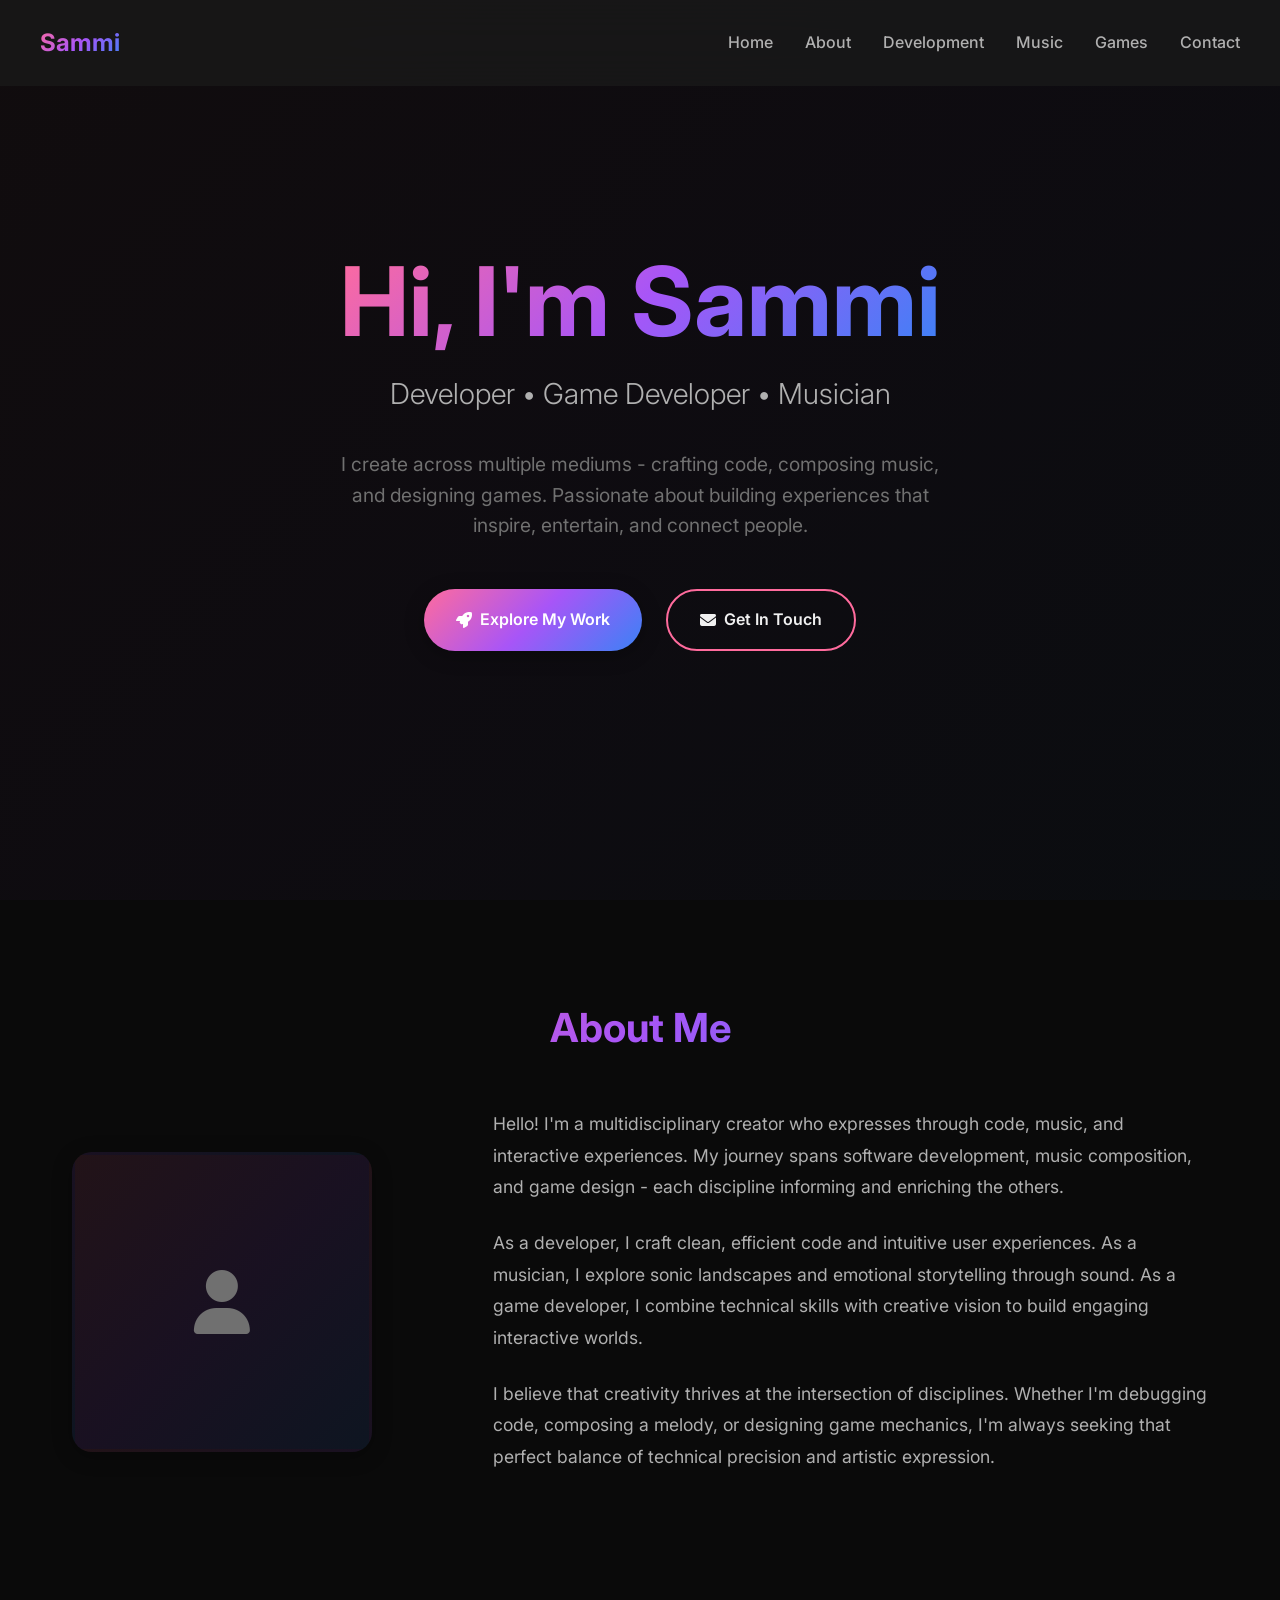
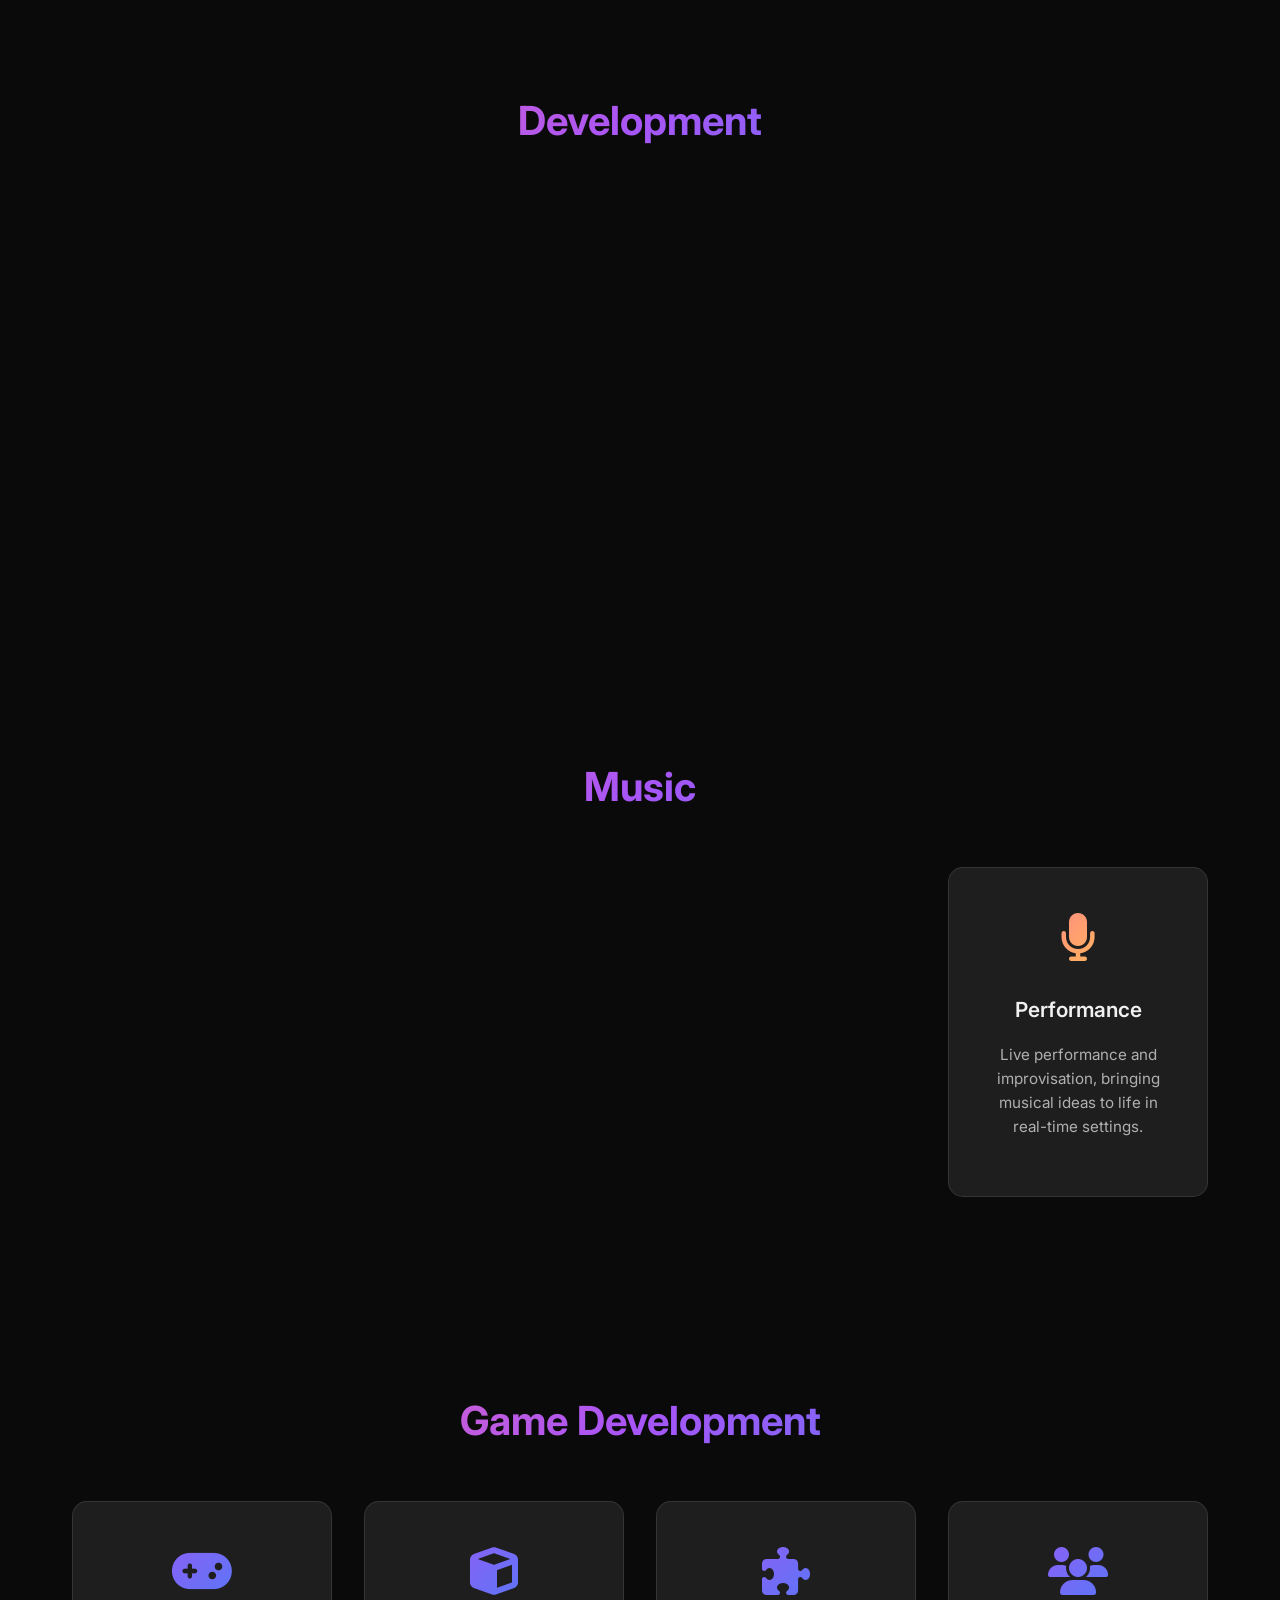
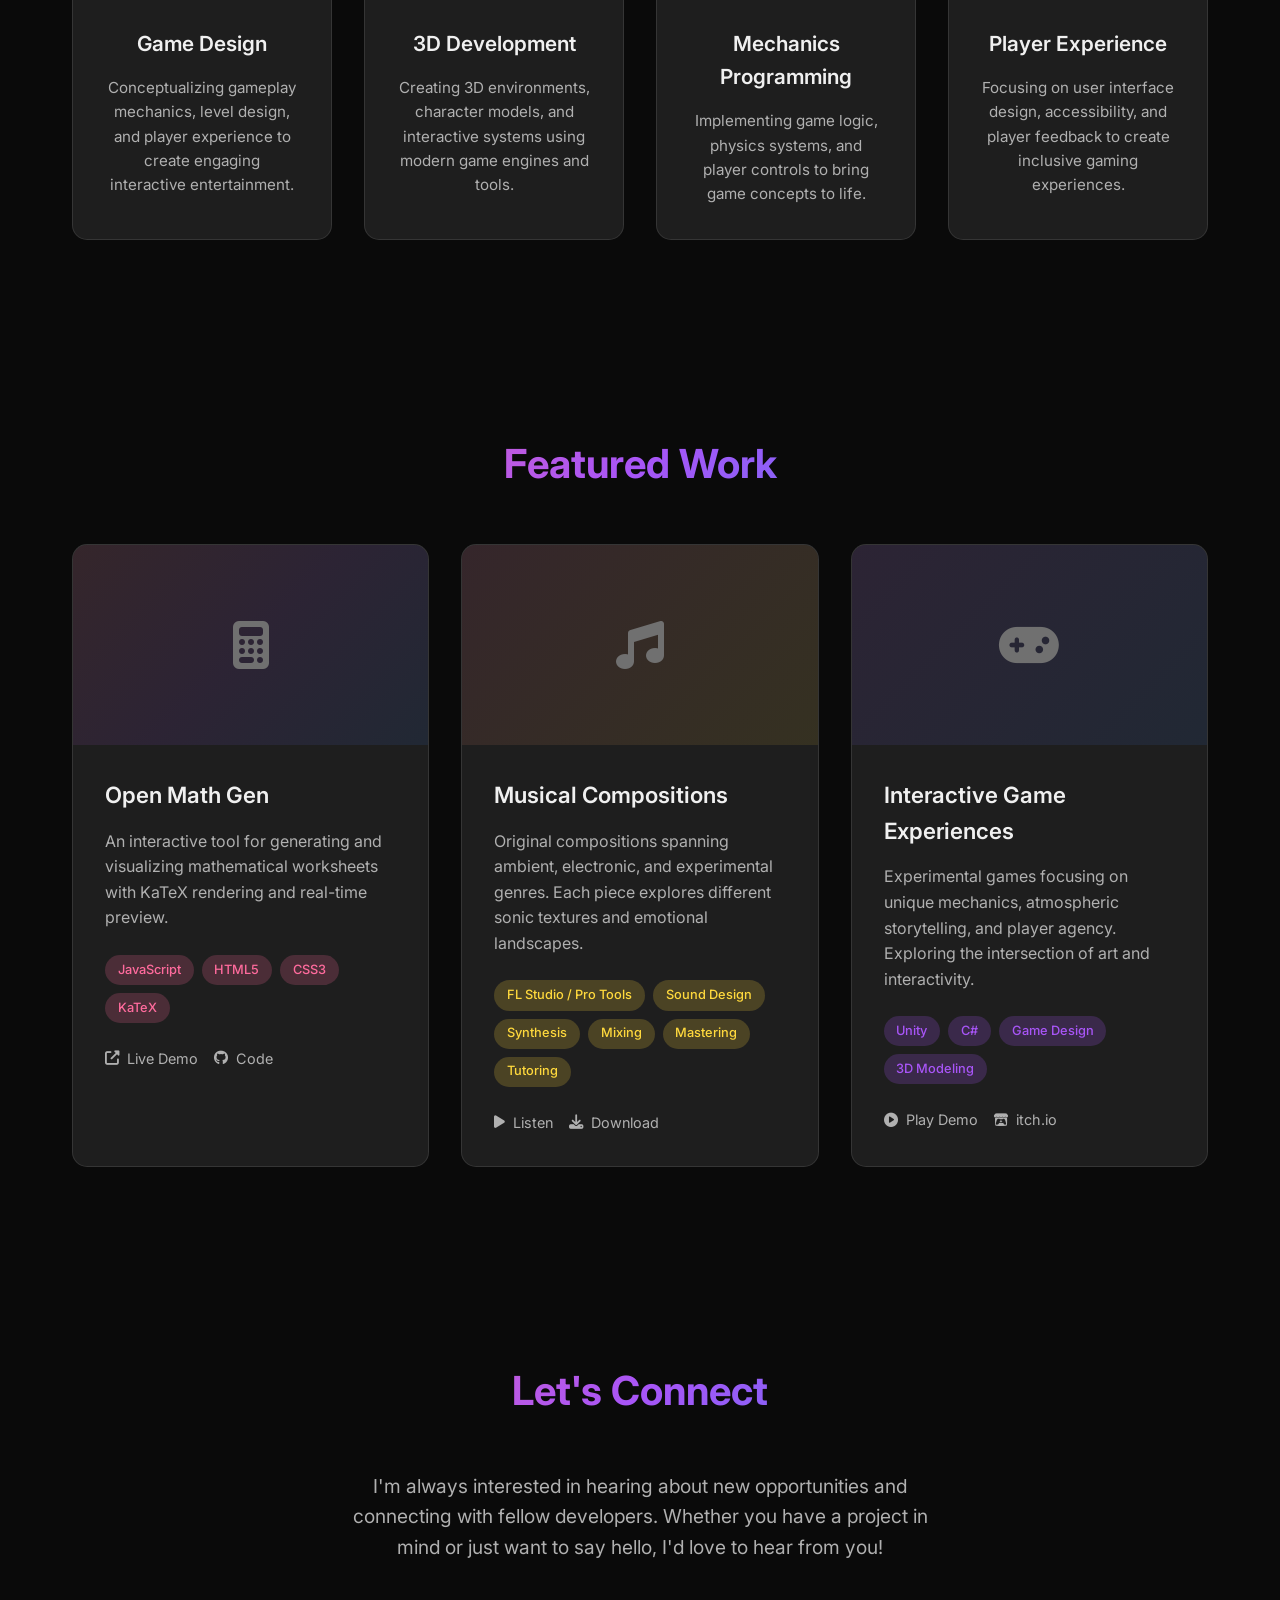
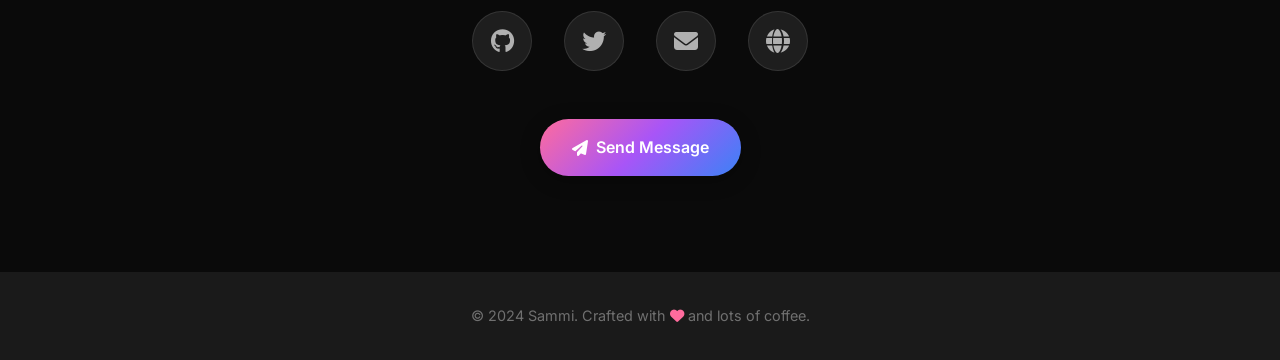
<file: index.html>
<!DOCTYPE html>
<html lang="en">
<head>
    <meta charset="UTF-8">
    <meta name="viewport" content="width=device-width, initial-scale=1.0">
    <title>Sammi • Developer & Creator</title>
    
    <!-- Google Fonts -->
    <link rel="preconnect" href="https://fonts.googleapis.com">
    <link rel="preconnect" href="https://fonts.gstatic.com" crossorigin>
    <link href="https://fonts.googleapis.com/css2?family=Inter:wght@300;400;500;600;700&family=JetBrains+Mono:wght@300;400;500&display=swap" rel="stylesheet">
    
    <!-- Font Awesome for icons -->
    <link rel="stylesheet" href="https://cdnjs.cloudflare.com/ajax/libs/font-awesome/6.4.0/css/all.min.css">
    
    <style>
        :root {
            --bg-primary: #0a0a0a;
            --bg-secondary: #1a1a1a;
            --bg-card: #1e1e1e;
            --text-primary: #f0f0f0;
            --text-secondary: #b0b0b0;
            --text-muted: #707070;
            --accent-pink: #ff6b9d;
            --accent-purple: #a855f7;
            --accent-blue: #3b82f6;
            --gradient-primary: linear-gradient(135deg, #ff6b9d 0%, #a855f7 50%, #3b82f6 100%);
            --gradient-subtle: linear-gradient(135deg, rgba(255, 107, 157, 0.1) 0%, rgba(168, 85, 247, 0.1) 50%, rgba(59, 130, 246, 0.1) 100%);
            --shadow: 0 4px 20px rgba(0, 0, 0, 0.3);
            --shadow-hover: 0 8px 30px rgba(0, 0, 0, 0.4);
        }
        
        * {
            margin: 0;
            padding: 0;
            box-sizing: border-box;
        }
        
        body {
            font-family: 'Inter', sans-serif;
            background: var(--bg-primary);
            color: var(--text-primary);
            line-height: 1.6;
            overflow-x: hidden;
        }
        
        /* Animated background gradient */
        .bg-gradient {
            position: fixed;
            top: 0;
            left: 0;
            width: 100%;
            height: 100%;
            opacity: 0.03;
            background: var(--gradient-primary);
            animation: gradientShift 20s ease-in-out infinite;
            z-index: -1;
        }
        
        @keyframes gradientShift {
            0%, 100% { transform: scale(1) rotate(0deg); }
            50% { transform: scale(1.1) rotate(5deg); }
        }
        
        /* Navigation */
        nav {
            position: fixed;
            top: 0;
            width: 100%;
            padding: 1.5rem 2rem;
            background: rgba(26, 26, 26, 0.8);
            backdrop-filter: blur(20px);
            z-index: 1000;
            transition: all 0.3s ease;
        }
        
        .nav-container {
            max-width: 1200px;
            margin: 0 auto;
            display: flex;
            justify-content: space-between;
            align-items: center;
        }
        
        .logo {
            font-weight: 700;
            font-size: 1.5rem;
            background: var(--gradient-primary);
            -webkit-background-clip: text;
            -webkit-text-fill-color: transparent;
            background-clip: text;
        }
        
        .nav-links {
            display: flex;
            gap: 2rem;
            list-style: none;
        }
        
        .nav-links a {
            color: var(--text-secondary);
            text-decoration: none;
            font-weight: 500;
            transition: all 0.3s ease;
            position: relative;
        }
        
        .nav-links a:hover {
            color: var(--text-primary);
        }
        
        .nav-links a::after {
            content: '';
            position: absolute;
            width: 0;
            height: 2px;
            bottom: -5px;
            left: 50%;
            background: var(--gradient-primary);
            transition: all 0.3s ease;
            transform: translateX(-50%);
        }
        
        .nav-links a:hover::after {
            width: 100%;
        }
        
        /* Hero Section */
        .hero {
            min-height: 100vh;
            display: flex;
            align-items: center;
            justify-content: center;
            text-align: center;
            padding: 0 2rem;
            position: relative;
        }
        
        .hero-content {
            max-width: 800px;
            animation: fadeInUp 1s ease-out;
        }
        
        .hero-title {
            font-size: clamp(3rem, 8vw, 6rem);
            font-weight: 700;
            margin-bottom: 1rem;
            background: var(--gradient-primary);
            -webkit-background-clip: text;
            -webkit-text-fill-color: transparent;
            background-clip: text;
            line-height: 1.1;
        }
        
        .hero-subtitle {
            font-size: clamp(1.2rem, 3vw, 1.8rem);
            color: var(--text-secondary);
            margin-bottom: 2rem;
            font-weight: 300;
        }
        
        .hero-description {
            font-size: 1.2rem;
            color: var(--text-muted);
            margin-bottom: 3rem;
            max-width: 600px;
            margin-left: auto;
            margin-right: auto;
        }
        
        .cta-buttons {
            display: flex;
            gap: 1.5rem;
            justify-content: center;
            flex-wrap: wrap;
        }
        
        .btn {
            padding: 1rem 2rem;
            border-radius: 50px;
            text-decoration: none;
            font-weight: 600;
            transition: all 0.3s ease;
            display: inline-flex;
            align-items: center;
            gap: 0.5rem;
            cursor: pointer;
            border: none;
            font-size: 1rem;
        }
        
        .btn-primary {
            background: var(--gradient-primary);
            color: white;
            box-shadow: var(--shadow);
        }
        
        .btn-primary:hover {
            transform: translateY(-2px);
            box-shadow: var(--shadow-hover);
        }
        
        .btn-secondary {
            background: transparent;
            color: var(--text-primary);
            border: 2px solid var(--accent-pink);
        }
        
        .btn-secondary:hover {
            background: var(--accent-pink);
            color: white;
            transform: translateY(-2px);
        }
        
        /* Sections */
        section {
            padding: 6rem 2rem;
            max-width: 1200px;
            margin: 0 auto;
        }
        
        .section-title {
            font-size: 2.5rem;
            font-weight: 700;
            text-align: center;
            margin-bottom: 3rem;
            background: var(--gradient-primary);
            -webkit-background-clip: text;
            -webkit-text-fill-color: transparent;
            background-clip: text;
        }
        
        /* About Section */
        .about-content {
            display: grid;
            grid-template-columns: 1fr 2fr;
            gap: 4rem;
            align-items: center;
        }
        
        .about-image {
            position: relative;
        }
        
        .profile-image {
            width: 100%;
            max-width: 300px;
            height: 300px;
            object-fit: cover;
            border-radius: 20px;
            border: 3px solid transparent;
            background: var(--gradient-primary);
            background-clip: padding-box;
            box-shadow: var(--shadow);
        }
        
        .about-text {
            font-size: 1.1rem;
            color: var(--text-secondary);
            line-height: 1.8;
        }
        
        .about-text p {
            margin-bottom: 1.5rem;
        }
        
        /* Skills Section */
        .skills-grid {
            display: grid;
            grid-template-columns: repeat(auto-fit, minmax(250px, 1fr));
            gap: 2rem;
            margin-top: 3rem;
        }
        
        .skill-card {
            background: var(--bg-card);
            padding: 2rem;
            border-radius: 15px;
            text-align: center;
            transition: all 0.3s ease;
            border: 1px solid rgba(255, 255, 255, 0.1);
        }
        
        .skill-card:hover {
            transform: translateY(-5px);
            box-shadow: var(--shadow-hover);
            background: var(--gradient-subtle);
        }
        
        .skill-icon {
            font-size: 3rem;
            background: var(--gradient-primary);
            -webkit-background-clip: text;
            -webkit-text-fill-color: transparent;
            background-clip: text;
            margin-bottom: 1rem;
        }
        
        /* Music-specific styling */
        .music-icon {
            font-size: 3rem;
            background: linear-gradient(135deg, #ff6b9d 0%, #ffd93d 100%);
            -webkit-background-clip: text;
            -webkit-text-fill-color: transparent;
            background-clip: text;
            margin-bottom: 1rem;
        }
        
        /* Game development specific styling */
        .game-icon {
            font-size: 3rem;
            background: linear-gradient(135deg, #a855f7 0%, #3b82f6 100%);
            -webkit-background-clip: text;
            -webkit-text-fill-color: transparent;
            background-clip: text;
            margin-bottom: 1rem;
        }
        
        .skill-title {
            font-size: 1.3rem;
            font-weight: 600;
            margin-bottom: 1rem;
            color: var(--text-primary);
        }
        
        .skill-description {
            color: var(--text-secondary);
            font-size: 0.95rem;
        }
        
        /* Projects Section */
        .projects-grid {
            display: grid;
            grid-template-columns: repeat(auto-fit, minmax(350px, 1fr));
            gap: 2rem;
            margin-top: 3rem;
        }
        
        .project-card {
            background: var(--bg-card);
            border-radius: 15px;
            overflow: hidden;
            transition: all 0.3s ease;
            border: 1px solid rgba(255, 255, 255, 0.1);
        }
        
        .project-card:hover {
            transform: translateY(-5px);
            box-shadow: var(--shadow-hover);
        }
        
        .project-image {
            height: 200px;
            background: var(--gradient-subtle);
            display: flex;
            align-items: center;
            justify-content: center;
            color: var(--text-muted);
            font-size: 3rem;
        }
        
        .project-content {
            padding: 2rem;
        }
        
        .project-title {
            font-size: 1.4rem;
            font-weight: 600;
            margin-bottom: 1rem;
            color: var(--text-primary);
        }
        
        .project-description {
            color: var(--text-secondary);
            margin-bottom: 1.5rem;
            line-height: 1.6;
        }
        
        .project-tech {
            display: flex;
            flex-wrap: wrap;
            gap: 0.5rem;
            margin-bottom: 1.5rem;
        }
        
        .tech-tag {
            background: rgba(255, 107, 157, 0.2);
            color: var(--accent-pink);
            padding: 0.3rem 0.8rem;
            border-radius: 20px;
            font-size: 0.8rem;
            font-weight: 500;
        }
        
        .music-tag {
            background: rgba(255, 215, 61, 0.2);
            color: #ffd93d;
        }
        
        .game-tag {
            background: rgba(168, 85, 247, 0.2);
            color: var(--accent-purple);
        }
        
        .music-project {
            background: linear-gradient(135deg, rgba(255, 107, 157, 0.1) 0%, rgba(255, 215, 61, 0.1) 100%);
        }
        
        .game-project {
            background: linear-gradient(135deg, rgba(168, 85, 247, 0.1) 0%, rgba(59, 130, 246, 0.1) 100%);
        }
        
        .project-links {
            display: flex;
            gap: 1rem;
        }
        
        .project-link {
            color: var(--text-secondary);
            text-decoration: none;
            display: flex;
            align-items: center;
            gap: 0.5rem;
            transition: all 0.3s ease;
            font-size: 0.9rem;
        }
        
        .project-link:hover {
            color: var(--accent-pink);
        }
        
        /* Contact Section */
        .contact-content {
            text-align: center;
            max-width: 600px;
            margin: 0 auto;
        }
        
        .contact-text {
            font-size: 1.2rem;
            color: var(--text-secondary);
            margin-bottom: 2rem;
        }
        
        .social-links {
            display: flex;
            justify-content: center;
            gap: 2rem;
            margin: 3rem 0;
        }
        
        .social-link {
            display: flex;
            align-items: center;
            justify-content: center;
            width: 60px;
            height: 60px;
            border-radius: 50%;
            background: var(--bg-card);
            color: var(--text-secondary);
            text-decoration: none;
            font-size: 1.5rem;
            transition: all 0.3s ease;
            border: 1px solid rgba(255, 255, 255, 0.1);
        }
        
        .social-link:hover {
            transform: translateY(-3px);
            background: var(--gradient-primary);
            color: white;
            box-shadow: var(--shadow);
        }
        
        /* Footer */
        footer {
            text-align: center;
            padding: 2rem;
            color: var(--text-muted);
            background: var(--bg-secondary);
            font-size: 0.9rem;
        }
        
        /* Animations */
        @keyframes fadeInUp {
            from {
                opacity: 0;
                transform: translateY(30px);
            }
            to {
                opacity: 1;
                transform: translateY(0);
            }
        }
        
        .fade-in {
            animation: fadeInUp 0.8s ease-out forwards;
            opacity: 0;
        }
        
        .fade-in:nth-child(2) { animation-delay: 0.2s; }
        .fade-in:nth-child(3) { animation-delay: 0.4s; }
        .fade-in:nth-child(4) { animation-delay: 0.6s; }
        
        /* Mobile Responsiveness */
        @media (max-width: 768px) {
            .nav-links {
                display: none;
            }
            
            .about-content {
                grid-template-columns: 1fr;
                text-align: center;
                gap: 2rem;
            }
            
            .cta-buttons {
                flex-direction: column;
                align-items: center;
            }
            
            .social-links {
                gap: 1rem;
            }
            
            .social-link {
                width: 50px;
                height: 50px;
                font-size: 1.2rem;
            }
        }
        
        @media (max-width: 480px) {
            section {
                padding: 4rem 1rem;
            }
            
            nav {
                padding: 1rem;
            }
            
            .projects-grid {
                grid-template-columns: 1fr;
            }
            
            .skills-grid {
                grid-template-columns: 1fr;
            }
        }
        
        /* Scroll to top button */
        .scroll-top {
            position: fixed;
            bottom: 2rem;
            right: 2rem;
            width: 50px;
            height: 50px;
            background: var(--gradient-primary);
            border: none;
            border-radius: 50%;
            color: white;
            cursor: pointer;
            opacity: 0;
            transform: translateY(100px);
            transition: all 0.3s ease;
            z-index: 1000;
        }
        
        .scroll-top.visible {
            opacity: 1;
            transform: translateY(0);
        }
        
        .scroll-top:hover {
            transform: translateY(-2px);
            box-shadow: var(--shadow-hover);
        }
    </style>
</head>
<body>
    <div class="bg-gradient"></div>
    
    <!-- Navigation -->
    <nav>
        <div class="nav-container">
            <div class="logo">Sammi</div>
            <ul class="nav-links">
                <li><a href="#home">Home</a></li>
                <li><a href="#about">About</a></li>
                <li><a href="#development">Development</a></li>
                <li><a href="#music">Music</a></li>
                <li><a href="#games">Games</a></li>
                <li><a href="#contact">Contact</a></li>
            </ul>
        </div>
    </nav>
    
    <!-- Hero Section -->
    <section id="home" class="hero">
        <div class="hero-content">
            <h1 class="hero-title">Hi, I'm Sammi</h1>
            <p class="hero-subtitle">Developer • Game Developer • Musician</p>
            <p class="hero-description">
                I create across multiple mediums - crafting code, composing music, and designing games. 
                Passionate about building experiences that inspire, entertain, and connect people.
            </p>
            <div class="cta-buttons">
                <a href="#development" class="btn btn-primary">
                    <i class="fas fa-rocket"></i>
                    Explore My Work
                </a>
                <a href="#contact" class="btn btn-secondary">
                    <i class="fas fa-envelope"></i>
                    Get In Touch
                </a>
            </div>
        </div>
    </section>
    
    <!-- About Section -->
    <section id="about">
        <h2 class="section-title">About Me</h2>
        <div class="about-content">
            <div class="about-image">
                <!-- Replace this div with your actual image -->
                <div class="profile-image" style="background: var(--gradient-subtle); display: flex; align-items: center; justify-content: center; color: var(--text-muted); font-size: 4rem;">
                    <i class="fas fa-user"></i>
                </div>
            </div>
            <div class="about-text">
                <p>
                    Hello! I'm a multidisciplinary creator who expresses through code, music, and interactive experiences. 
                    My journey spans software development, music composition, and game design - each discipline 
                    informing and enriching the others.
                </p>
                <p>
                    As a developer, I craft clean, efficient code and intuitive user experiences. As a musician, 
                    I explore sonic landscapes and emotional storytelling through sound. As a game developer, 
                    I combine technical skills with creative vision to build engaging interactive worlds.
                </p>
                <p>
                    I believe that creativity thrives at the intersection of disciplines. Whether I'm debugging code, 
                    composing a melody, or designing game mechanics, I'm always seeking that perfect balance of 
                    technical precision and artistic expression.
                </p>
            </div>
        </div>
    </section>
    
    <!-- Development Section -->
    <section id="development">
        <h2 class="section-title">Development</h2>
        <div class="skills-grid">
            <div class="skill-card fade-in">
                <div class="skill-icon">
                    <i class="fas fa-code"></i>
                </div>
                <h3 class="skill-title">Frontend Development</h3>
                <p class="skill-description">
                    Creating responsive, interactive user interfaces with modern 
                    frameworks and clean, semantic code.
                </p>
            </div>
            <div class="skill-card fade-in">
                <div class="skill-icon">
                    <i class="fas fa-server"></i>
                </div>
                <h3 class="skill-title">Backend Development</h3>
                <p class="skill-description">
                    Building robust APIs, databases, and server-side logic to 
                    power dynamic web applications.
                </p>
            </div>
            <div class="skill-card fade-in">
                <div class="skill-icon">
                    <i class="fas fa-mobile-alt"></i>
                </div>
                <h3 class="skill-title">Mobile Development</h3>
                <p class="skill-description">
                    Developing cross-platform mobile applications with native 
                    performance and beautiful user experiences.
                </p>
            </div>
            <div class="skill-card fade-in">
                <div class="skill-icon">
                    <i class="fas fa-database"></i>
                </div>
                <h3 class="skill-title">Data & Analytics</h3>
                <p class="skill-description">
                    Working with databases, data processing, and creating tools 
                    for mathematical and analytical applications.
                </p>
            </div>
        </div>
    </section>

    <!-- Music Section -->
    <section id="music">
        <h2 class="section-title">Music</h2>
        <div class="skills-grid">
            <div class="skill-card fade-in">
                <div class="skill-icon music-icon">
                    <i class="fas fa-music"></i>
                </div>
                <h3 class="skill-title">Composition</h3>
                <p class="skill-description">
                    Creating original musical compositions across genres, from ambient 
                    soundscapes to rhythmic electronic pieces.
                </p>
            </div>
            <div class="skill-card fade-in">
                <div class="skill-icon music-icon">
                    <i class="fas fa-headphones"></i>
                </div>
                <h3 class="skill-title">Production</h3>
                <p class="skill-description">
                    Recording, mixing, and mastering audio using digital audio 
                    workstations and professional production techniques.
                </p>
            </div>
            <div class="skill-card fade-in">
                <div class="skill-icon music-icon">
                    <i class="fas fa-wave-square"></i>
                </div>
                <h3 class="skill-title">Sound Design</h3>
                <p class="skill-description">
                    Crafting unique sounds and audio effects for multimedia 
                    projects, games, and artistic expressions.
                </p>
            </div>
            <div class="skill-card fade-in">
                <div class="skill-icon music-icon">
                    <i class="fas fa-microphone"></i>
                </div>
                <h3 class="skill-title">Performance</h3>
                <p class="skill-description">
                    Live performance and improvisation, bringing musical 
                    ideas to life in real-time settings.
                </p>
            </div>
        </div>
    </section>

    <!-- Games Section -->
    <section id="games">
        <h2 class="section-title">Game Development</h2>
        <div class="skills-grid">
            <div class="skill-card fade-in">
                <div class="skill-icon game-icon">
                    <i class="fas fa-gamepad"></i>
                </div>
                <h3 class="skill-title">Game Design</h3>
                <p class="skill-description">
                    Conceptualizing gameplay mechanics, level design, and player 
                    experience to create engaging interactive entertainment.
                </p>
            </div>
            <div class="skill-card fade-in">
                <div class="skill-icon game-icon">
                    <i class="fas fa-cube"></i>
                </div>
                <h3 class="skill-title">3D Development</h3>
                <p class="skill-description">
                    Creating 3D environments, character models, and interactive 
                    systems using modern game engines and tools.
                </p>
            </div>
            <div class="skill-card fade-in">
                <div class="skill-icon game-icon">
                    <i class="fas fa-puzzle-piece"></i>
                </div>
                <h3 class="skill-title">Mechanics Programming</h3>
                <p class="skill-description">
                    Implementing game logic, physics systems, and player controls 
                    to bring game concepts to life.
                </p>
            </div>
            <div class="skill-card fade-in">
                <div class="skill-icon game-icon">
                    <i class="fas fa-users"></i>
                </div>
                <h3 class="skill-title">Player Experience</h3>
                <p class="skill-description">
                    Focusing on user interface design, accessibility, and player 
                    feedback to create inclusive gaming experiences.
                </p>
            </div>
        </div>
    </section>
    
    <!-- Projects Section -->
    <section id="projects">
        <h2 class="section-title">Featured Work</h2>
        <div class="projects-grid">
            <div class="project-card fade-in">
                <div class="project-image">
                    <i class="fas fa-calculator"></i>
                </div>
                <div class="project-content">
                    <h3 class="project-title">Open Math Gen</h3>
                    <p class="project-description">
                        An interactive tool for generating and visualizing mathematical 
                        worksheets with KaTeX rendering and real-time preview.
                    </p>
                    <div class="project-tech">
                        <span class="tech-tag">JavaScript</span>
                        <span class="tech-tag">HTML5</span>
                        <span class="tech-tag">CSS3</span>
                        <span class="tech-tag">KaTeX</span>
                    </div>
                    <div class="project-links">
                        <a href="./open-math-gen" class="project-link">
                            <i class="fas fa-external-link-alt"></i>
                            Live Demo
                        </a>
                        <a href="https://github.com/sammikinsrox/open-math-gen-2/" class="project-link">
                            <i class="fab fa-github"></i>
                            Code
                        </a>
                    </div>
                </div>
            </div>
            
            <div class="project-card fade-in">
                <div class="project-image music-project">
                    <i class="fas fa-music"></i>
                </div>
                <div class="project-content">
                    <h3 class="project-title">Musical Compositions</h3>
                    <p class="project-description">
                        Original compositions spanning ambient, electronic, and experimental genres. 
                        Each piece explores different sonic textures and emotional landscapes.
                    </p>
                    <div class="project-tech">
                        <span class="tech-tag music-tag">FL Studio / Pro Tools</span>
                        <span class="tech-tag music-tag">Sound Design</span>
                        <span class="tech-tag music-tag">Synthesis</span>
                        <span class="tech-tag music-tag">Mixing</span>
                        <span class="tech-tag music-tag">Mastering</span>
                        <span class="tech-tag music-tag">Tutoring</span>
                    </div>
                    <div class="project-links">
                        <a href="#" class="project-link">
                            <i class="fas fa-play"></i>
                            Listen
                        </a>
                        <a href="#" class="project-link">
                            <i class="fas fa-download"></i>
                            Download
                        </a>
                    </div>
                </div>
            </div>
            
            <div class="project-card fade-in">
                <div class="project-image game-project">
                    <i class="fas fa-gamepad"></i>
                </div>
                <div class="project-content">
                    <h3 class="project-title">Interactive Game Experiences</h3>
                    <p class="project-description">
                        Experimental games focusing on unique mechanics, atmospheric storytelling, 
                        and player agency. Exploring the intersection of art and interactivity.
                    </p>
                    <div class="project-tech">
                        <span class="tech-tag game-tag">Unity</span>
                        <span class="tech-tag game-tag">C#</span>
                        <span class="tech-tag game-tag">Game Design</span>
                        <span class="tech-tag game-tag">3D Modeling</span>
                    </div>
                    <div class="project-links">
                        <a href="#" class="project-link">
                            <i class="fas fa-play-circle"></i>
                            Play Demo
                        </a>
                        <a href="#" class="project-link">
                            <i class="fab fa-itch-io"></i>
                            itch.io
                        </a>
                    </div>
                </div>
            </div>
        </div>
    </section>
    
    <!-- Contact Section -->
    <section id="contact">
        <h2 class="section-title">Let's Connect</h2>
        <div class="contact-content">
            <p class="contact-text">
                I'm always interested in hearing about new opportunities and 
                connecting with fellow developers. Whether you have a project 
                in mind or just want to say hello, I'd love to hear from you!
            </p>
            <div class="social-links">
                <a href="https://github.com/sammikinsrox/" class="social-link" title="GitHub">
                    <i class="fab fa-github"></i>
                </a>
                <!-- <a href="#" class="social-link" title="LinkedIn">
                    <i class="fab fa-linkedin"></i>
                </a> -->
                <a href="https://bsky.app/profile/sammikins.bsky.social" class="social-link" title="Bluesky">
                    <i class="fab fa-twitter"></i>
                </a>
                <a href="mailto:sammikins@protonmail.com" class="social-link" title="Email">
                    <i class="fas fa-envelope"></i>
                </a>
                <a href="#" class="social-link" title="Portfolio">
                    <i class="fas fa-globe"></i>
                </a>
            </div>
            <a href="mailto:sammikins@protonmail.com" class="btn btn-primary">
                <i class="fas fa-paper-plane"></i>
                Send Message
            </a>
        </div>
    </section>
    
    <!-- Footer -->
    <footer>
        <p>&copy; 2024 Sammi. Crafted with <i class="fas fa-heart" style="color: var(--accent-pink);"></i> and lots of coffee.</p>
    </footer>
    
    <!-- Scroll to Top Button -->
    <button class="scroll-top" onclick="scrollToTop()">
        <i class="fas fa-arrow-up"></i>
    </button>
    
    <script>
        // Smooth scrolling for navigation links
        document.querySelectorAll('a[href^="#"]').forEach(anchor => {
            anchor.addEventListener('click', function (e) {
                e.preventDefault();
                const target = document.querySelector(this.getAttribute('href'));
                if (target) {
                    target.scrollIntoView({
                        behavior: 'smooth',
                        block: 'start'
                    });
                }
            });
        });
        
        // Scroll-to-top button functionality
        const scrollTopBtn = document.querySelector('.scroll-top');
        
        window.addEventListener('scroll', () => {
            if (window.pageYOffset > 300) {
                scrollTopBtn.classList.add('visible');
            } else {
                scrollTopBtn.classList.remove('visible');
            }
        });
        
        function scrollToTop() {
            window.scrollTo({
                top: 0,
                behavior: 'smooth'
            });
        }
        
        // Intersection Observer for fade-in animations
        const observerOptions = {
            threshold: 0.1,
            rootMargin: '0px 0px -50px 0px'
        };
        
        const observer = new IntersectionObserver((entries) => {
            entries.forEach(entry => {
                if (entry.isIntersecting) {
                    entry.target.style.animationPlayState = 'running';
                }
            });
        }, observerOptions);
        
        // Observe all fade-in elements
        document.querySelectorAll('.fade-in').forEach(el => {
            el.style.animationPlayState = 'paused';
            observer.observe(el);
        });
        
        // Add typing effect to hero title
        function typeWriter(element, text, speed = 100) {
            let i = 0;
            element.innerHTML = '';
            function type() {
                if (i < text.length) {
                    element.innerHTML += text.charAt(i);
                    i++;
                    setTimeout(type, speed);
                }
            }
            type();
        }
        
        // Initialize typing effect when page loads
        window.addEventListener('load', () => {
            const heroTitle = document.querySelector('.hero-title');
            const originalText = heroTitle.textContent;
            typeWriter(heroTitle, originalText, 150);
        });
    </script>
</body>
</html>
</file>
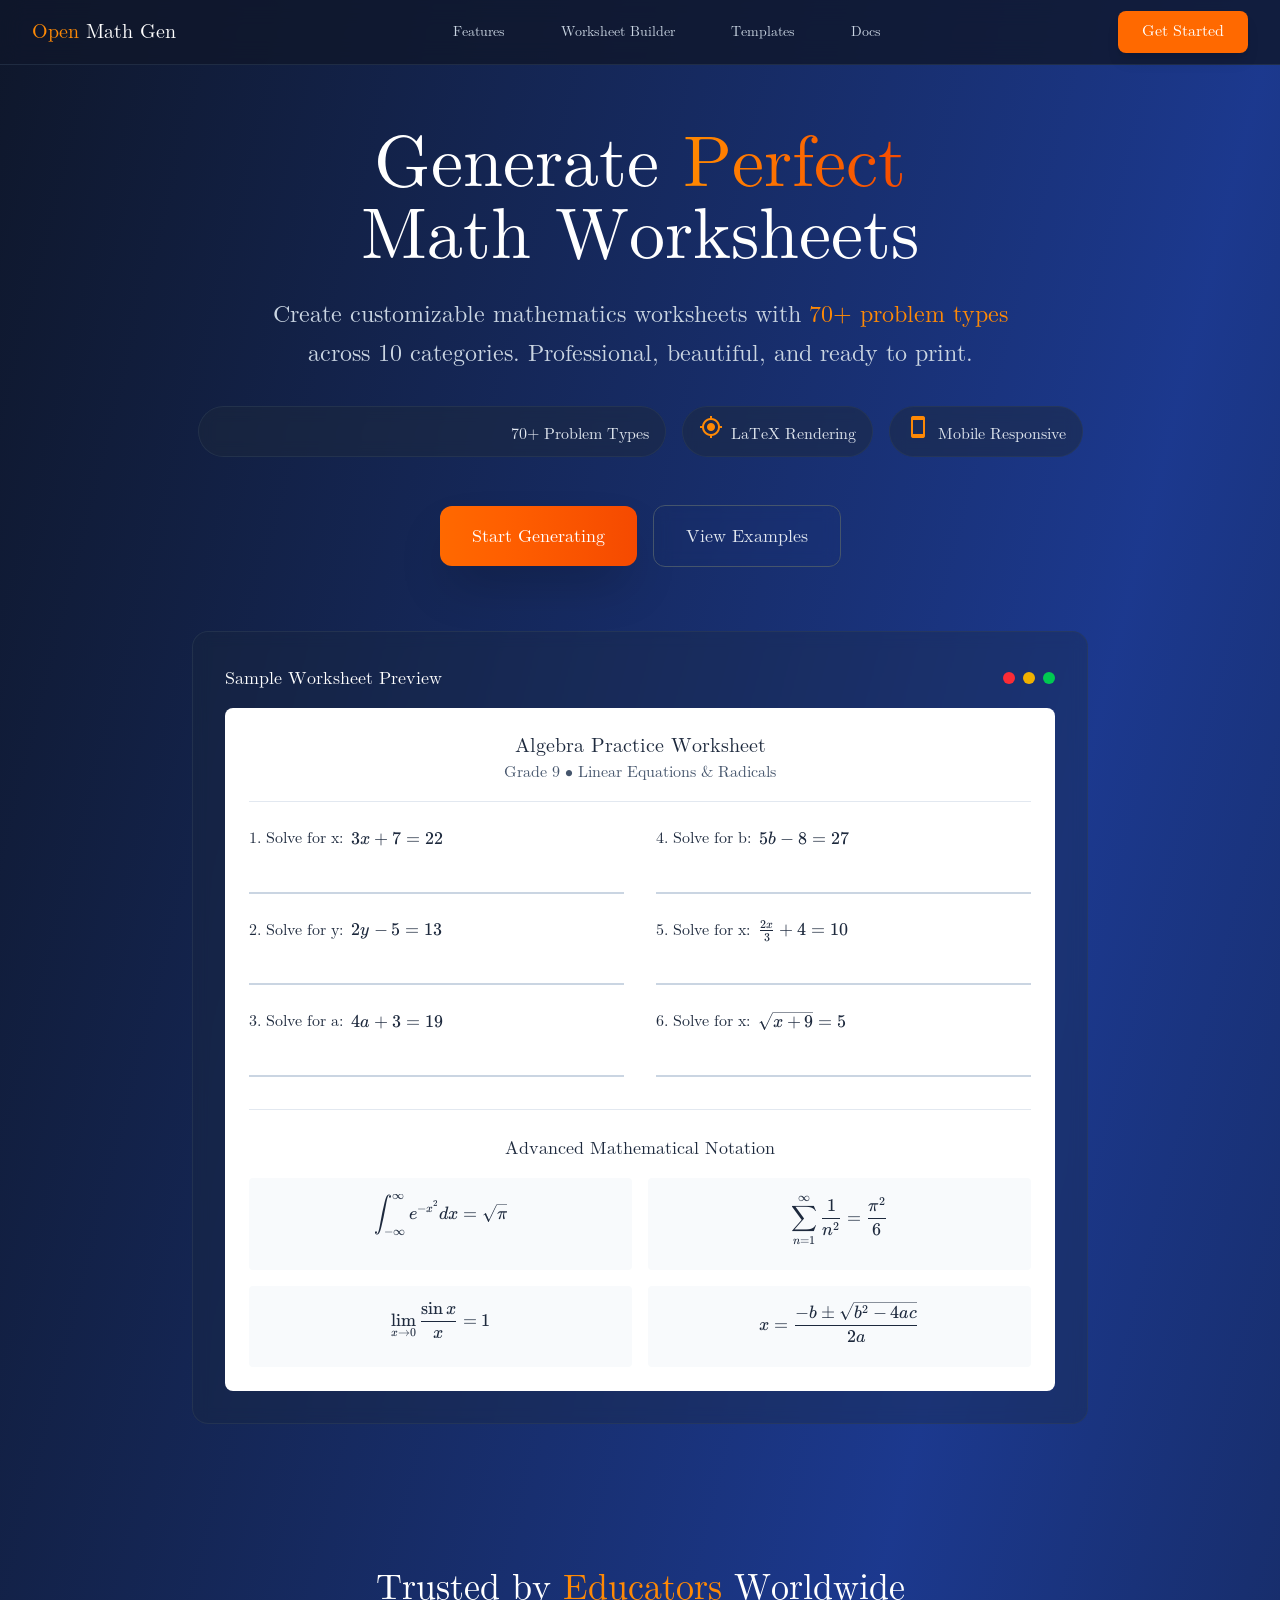
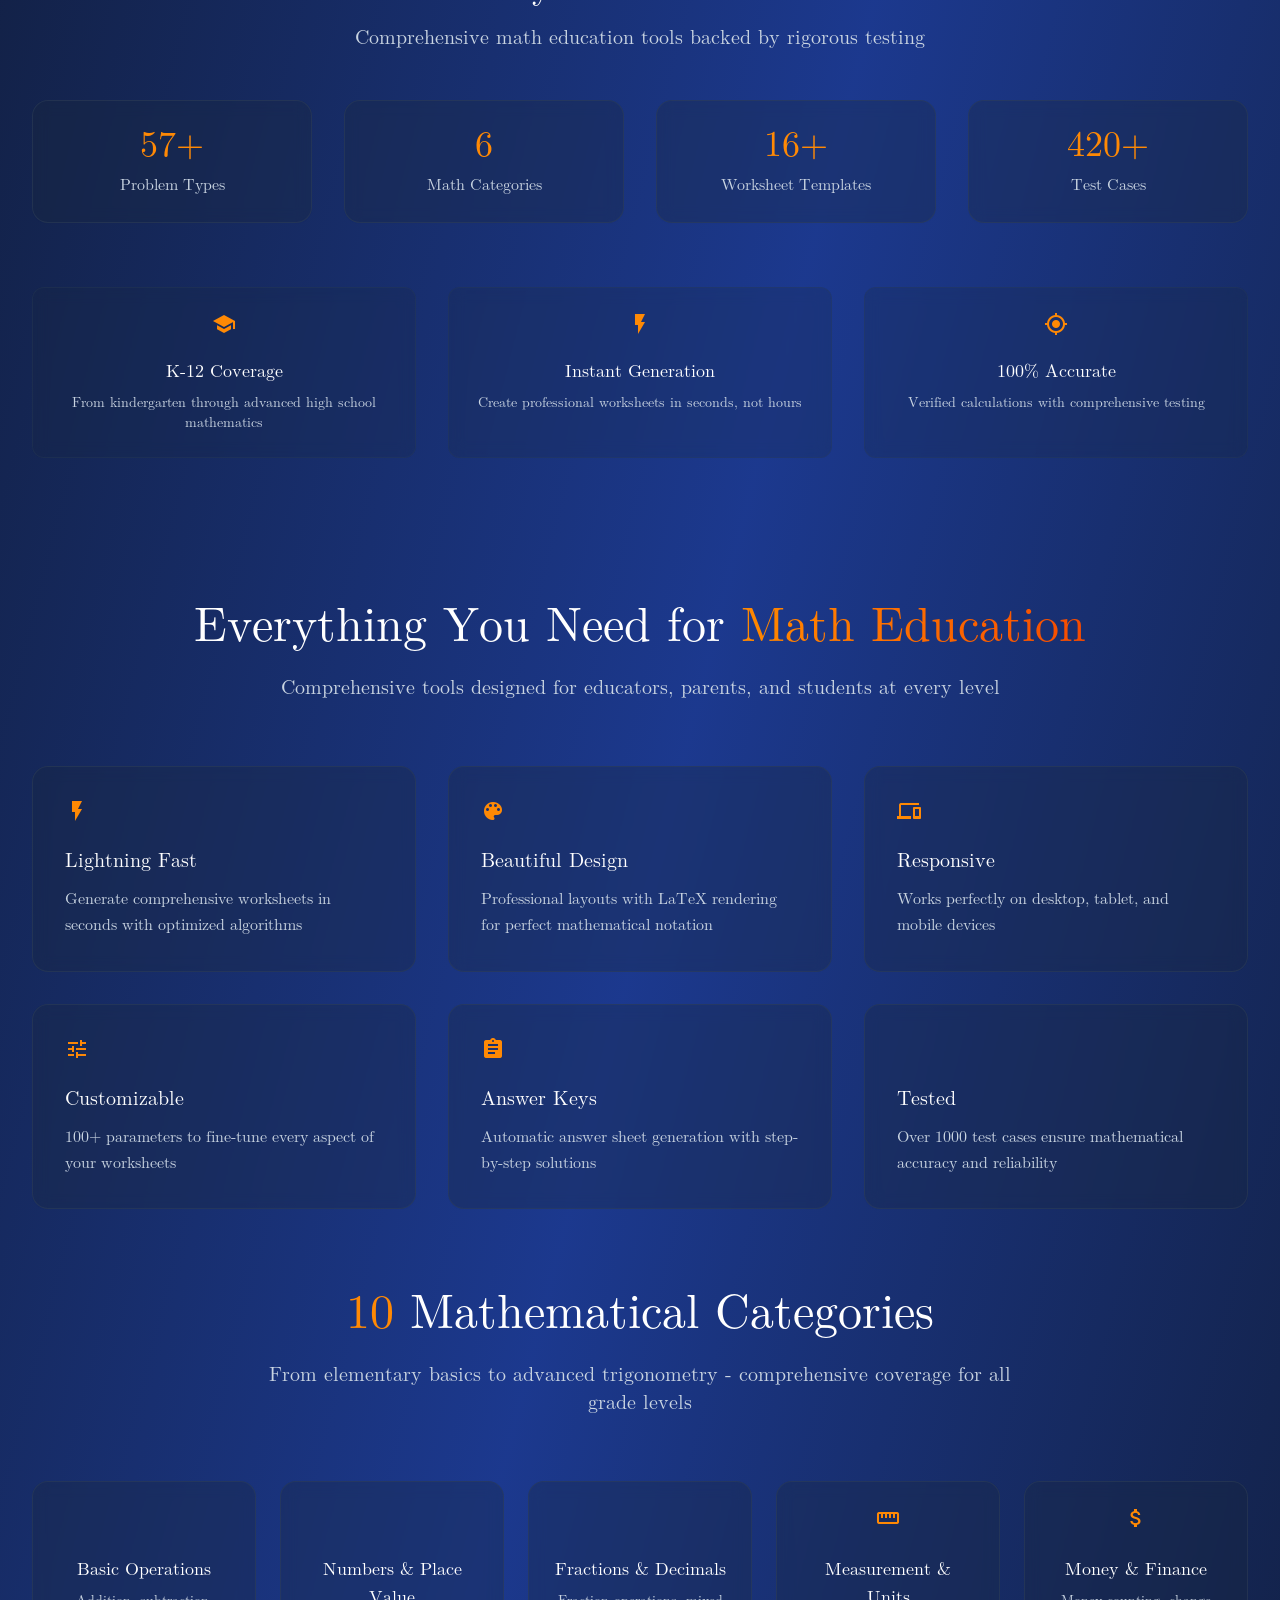
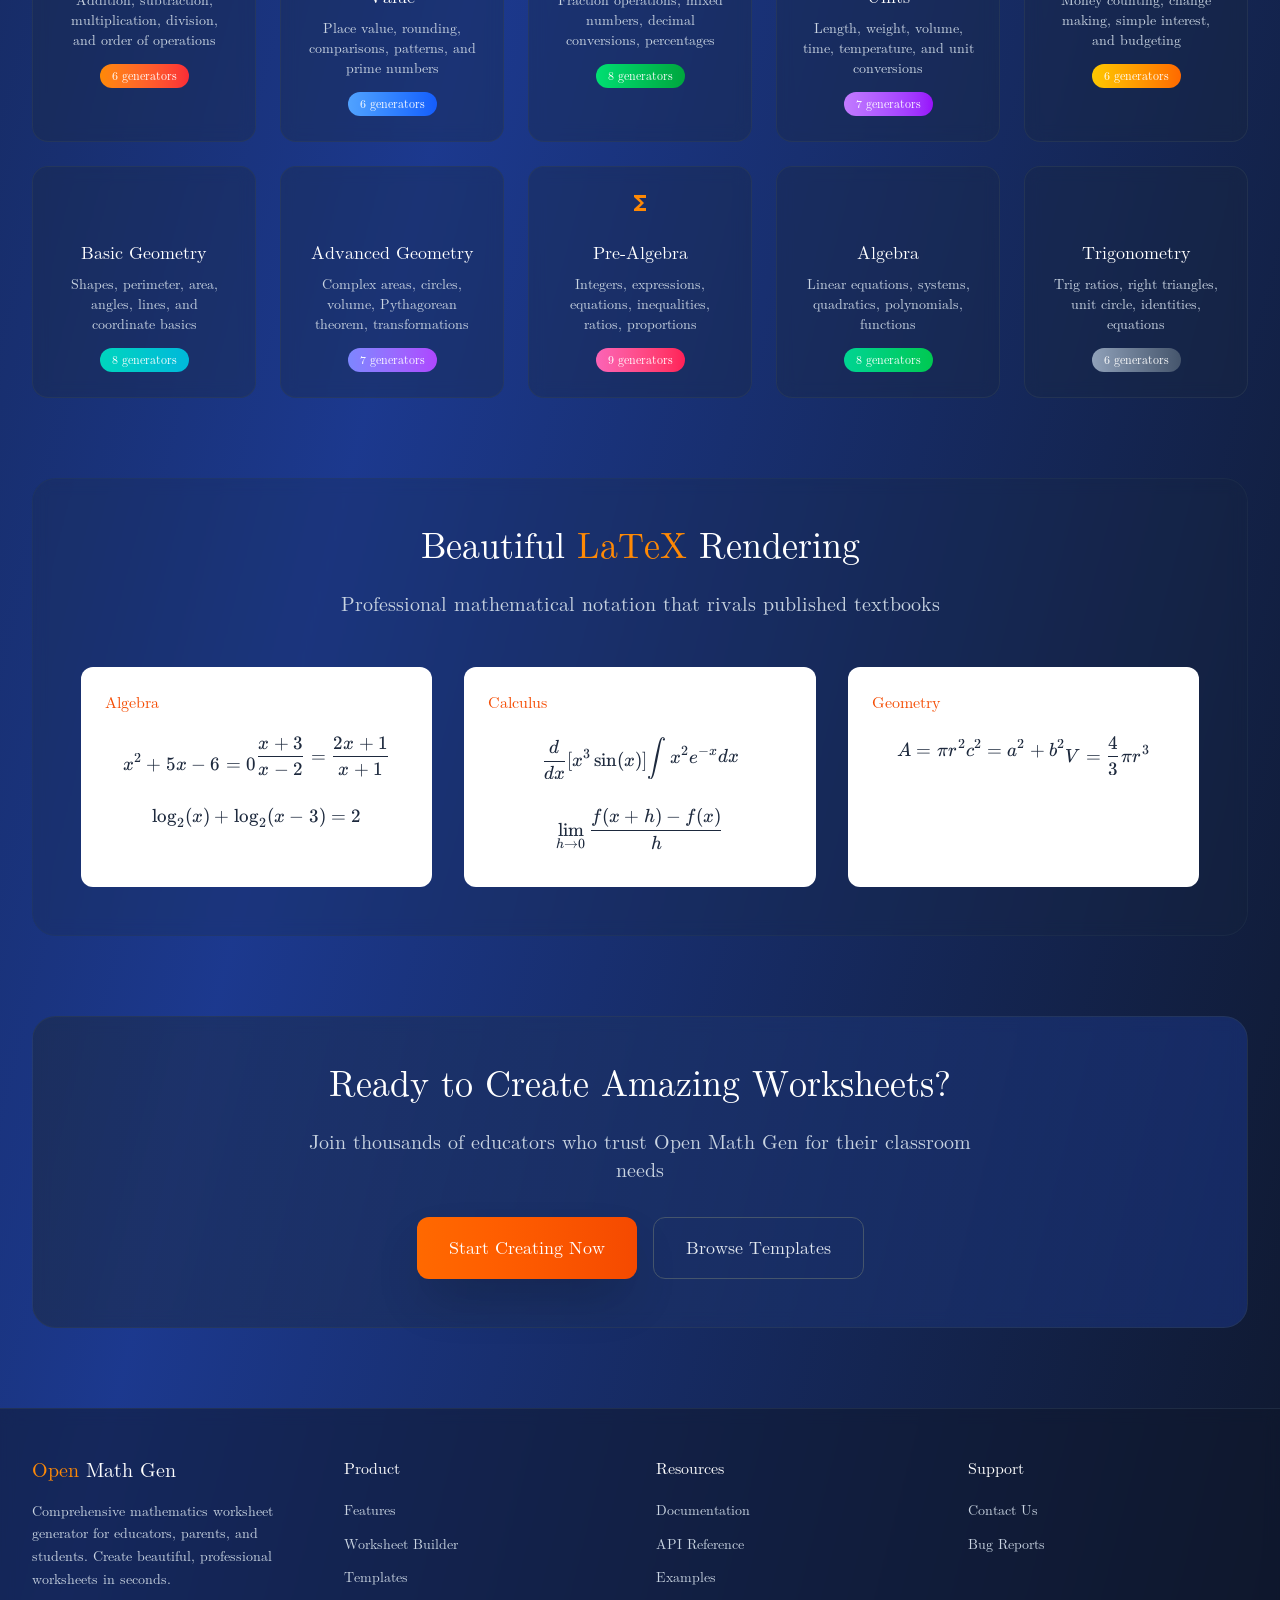
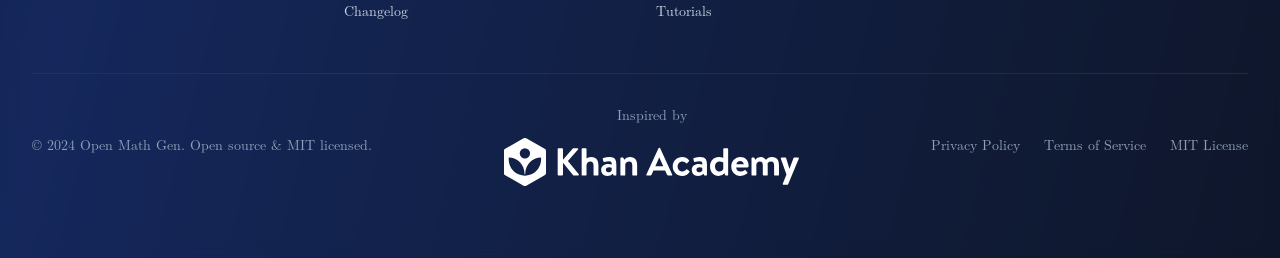
<file: open-math-gen/index.html>
<!doctype html>
<html lang="en">
  <head>
    <meta charset="UTF-8" />
    <link rel="icon" type="image/svg+xml" href="/open-math-gen/favicon.ico" />
    <meta name="viewport" content="width=device-width, initial-scale=1.0" />
    <title>Open Math Gen</title>
    <link href="https://fonts.googleapis.com/icon?family=Material+Icons" rel="stylesheet">
    <script type="module" crossorigin src="/open-math-gen/assets/index-Dqje3g8w.js"></script>
    <link rel="stylesheet" crossorigin href="/open-math-gen/assets/index-BbdMCyB0.css">
  </head>
  <body>
    <div id="app"></div>
  </body>
</html>
</file>
